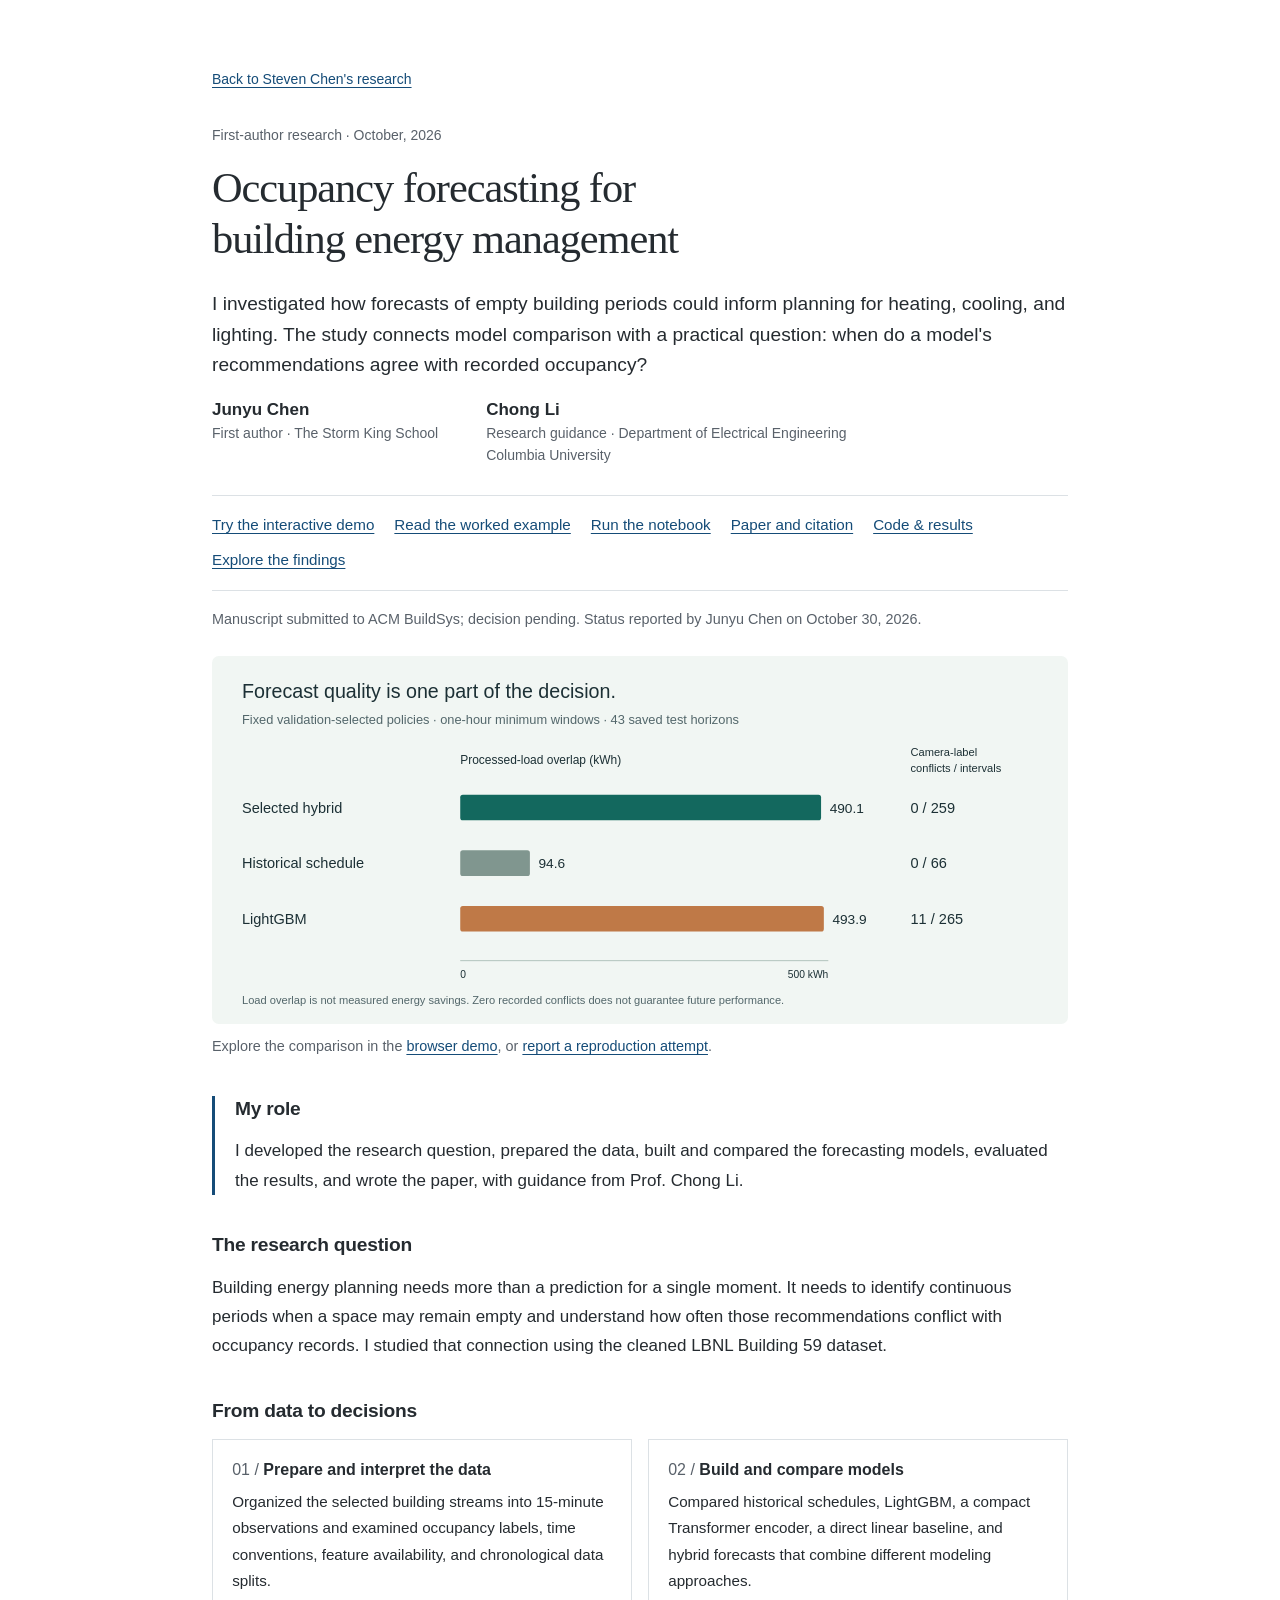
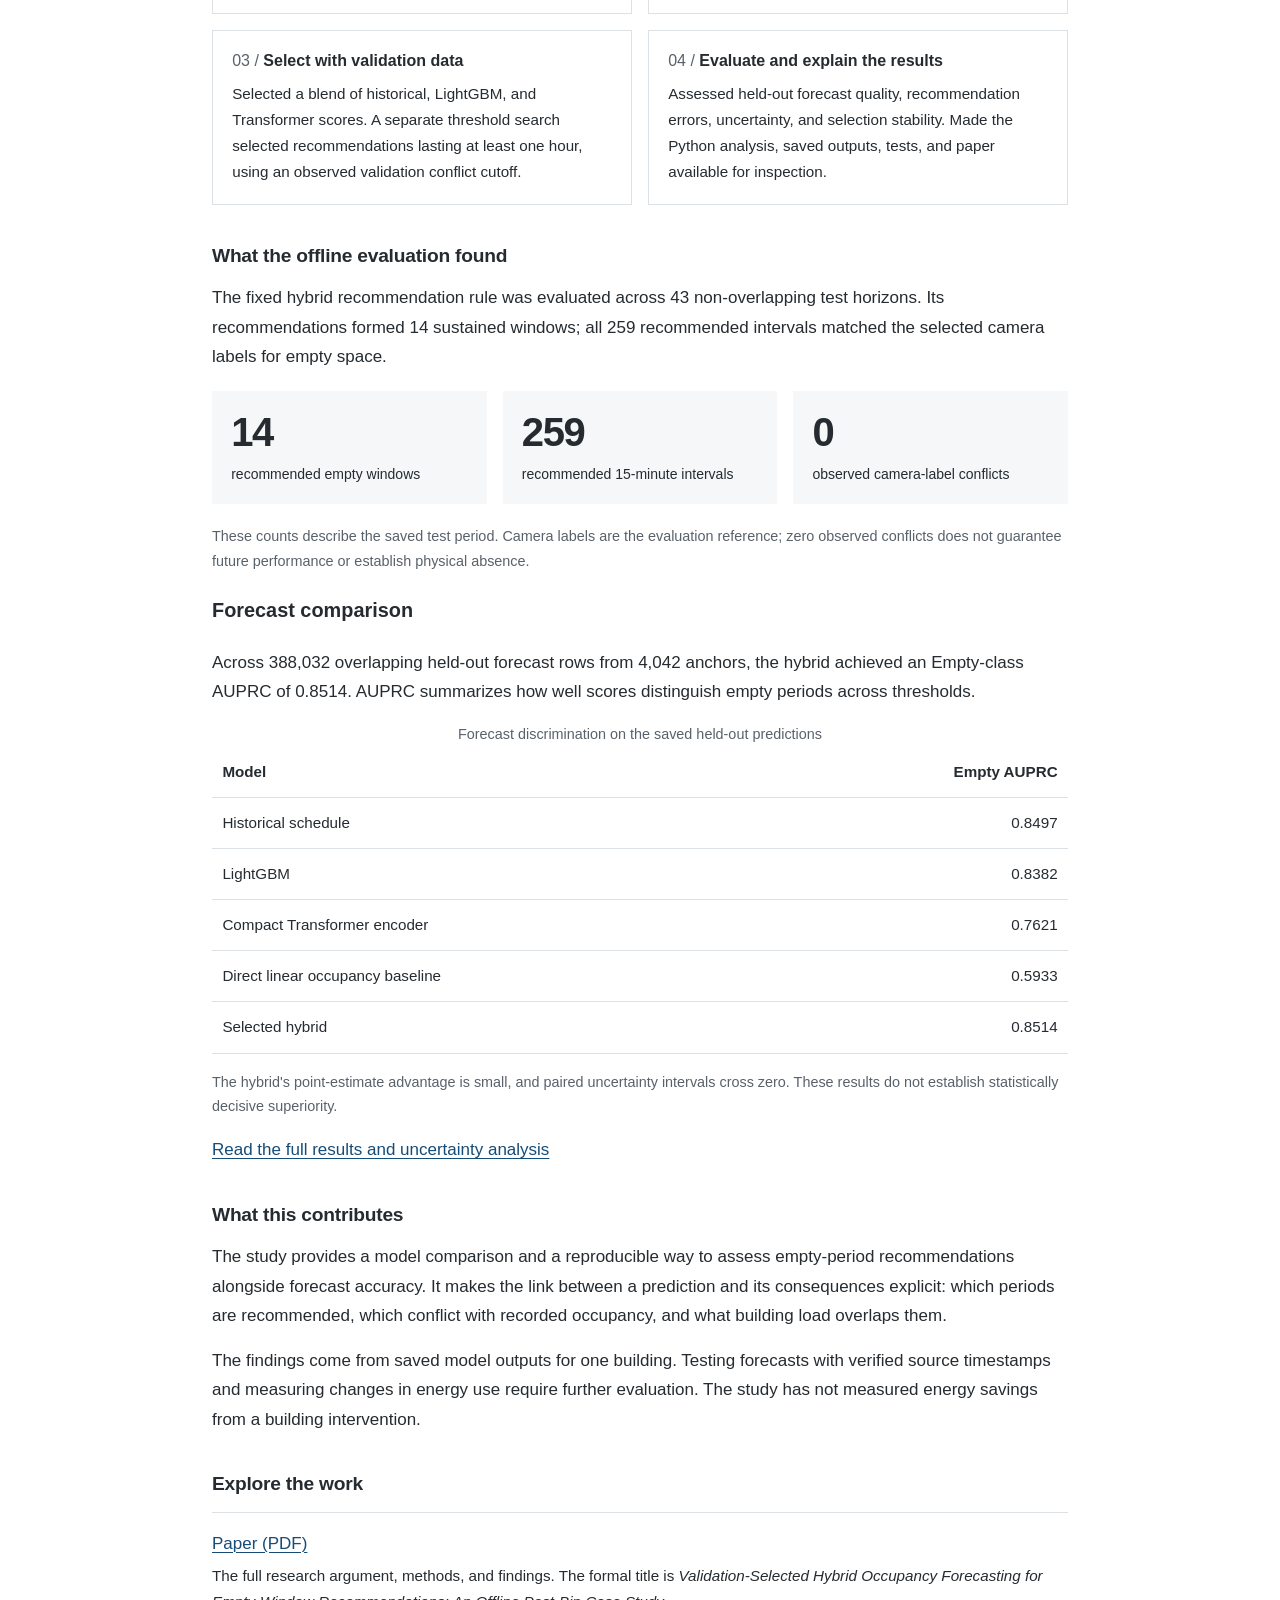
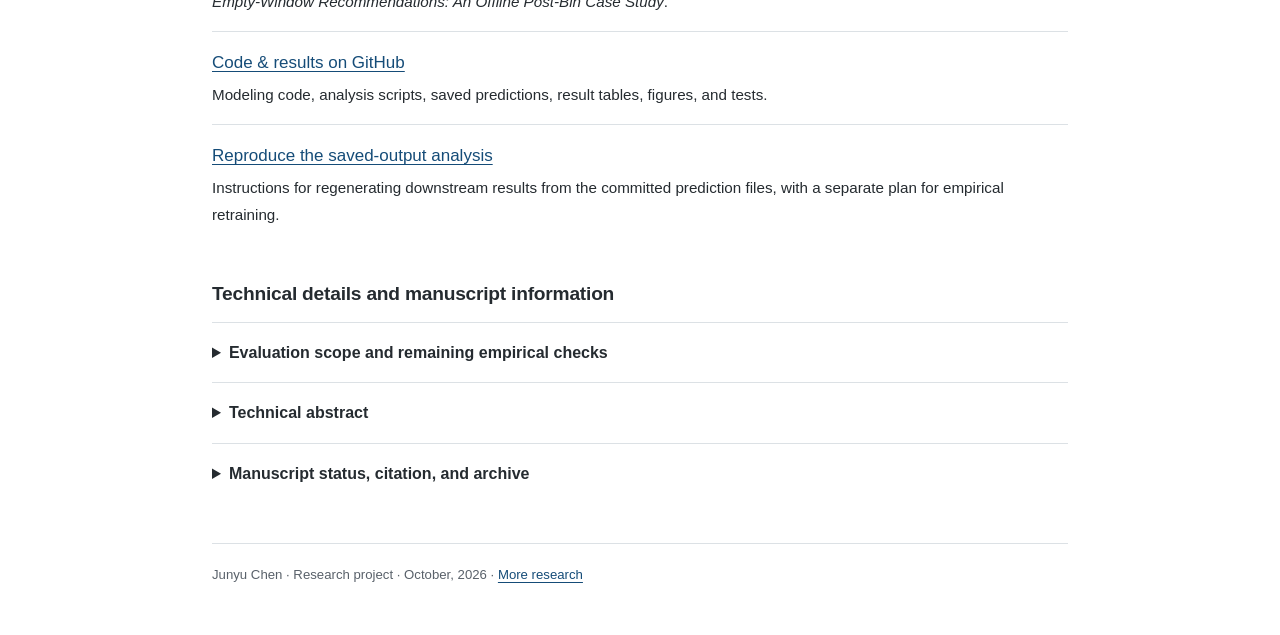
<file: docs/index.html>
<!doctype html>
<html lang="en">
<head>
  <meta charset="utf-8">
  <meta name="viewport" content="width=device-width, initial-scale=1">
  <title>Occupancy forecasting for building energy management | Junyu Chen</title>
  <meta name="description" content="Junyu Chen's first-author research on building occupancy: research design, data preparation, model comparison, evaluation, and reproducible results, with guidance from Prof. Chong Li.">
  <link rel="icon" href="./assets/favicon.svg" type="image/svg+xml">
  <link rel="canonical" href="https://stevenchenjy.github.io/decision-aware-occupancy-forecasting/">
  <meta property="og:type" content="article">
  <meta property="og:title" content="Occupancy forecasting for building energy management">
  <meta property="og:description" content="A first-author research project by Junyu Chen, with guidance from Prof. Chong Li. Explore the question, methods, findings, paper, and code.">
  <meta property="og:image" content="https://stevenchenjy.github.io/decision-aware-occupancy-forecasting/assets/social-preview.png">
  <meta property="og:image:width" content="1280">
  <meta property="og:image:height" content="640">
  <meta property="og:image:alt" content="Reported occupancy policies: processed-load overlap and recorded camera-label conflicts on 43 saved test horizons.">
  <meta name="twitter:card" content="summary_large_image">
  <meta property="og:url" content="https://stevenchenjy.github.io/decision-aware-occupancy-forecasting/">
  <meta name="theme-color" content="#ffffff">
  <style>
    :root { color-scheme: light; --ink: #252b30; --muted: #59616a; --link: #154c78; --rule: #dce1e5; }
    * { box-sizing: border-box; }
    html { font-size: 100%; scroll-behavior: smooth; }
    body { margin: 0; background: #fff; color: var(--ink); font-family: -apple-system, BlinkMacSystemFont, "Segoe UI", Arial, sans-serif; font-size: 1.0625rem; line-height: 1.72; }
    main { max-width: 57rem; margin: 0 auto; padding: 4rem 1.75rem 3rem; }
    a { color: var(--link); text-underline-offset: .19em; text-decoration-thickness: 1px; }
    a:hover { text-decoration-thickness: 2px; }
    a:focus-visible { outline: 3px solid #196ca0; outline-offset: 4px; border-radius: 2px; }
    .skip { position: absolute; top: .7rem; left: 1rem; padding: .35rem .75rem; background: #fff; transform: translateY(-200%); }
    .skip:focus { transform: translateY(0); }
    .record-status { color: var(--muted); font-size: .875rem; margin: 0 0 1rem; }
    h1 { font-family: Georgia, "Times New Roman", serif; font-size: clamp(1.9rem, 4.4vw, 2.65rem); line-height: 1.2; letter-spacing: -.025em; font-weight: 500; margin: 0 0 1.5rem; text-wrap: balance; }
    .authors { display: flex; gap: 1.5rem 3rem; flex-wrap: wrap; margin: 0 0 1.75rem; }
    .author { margin: 0; line-height: 1.55; }
    .author strong { font-weight: 600; }
    .affiliation { display: block; font-size: .875rem; color: var(--muted); }
    .resources { display: flex; gap: .55rem 1.25rem; flex-wrap: wrap; padding: 1rem 0 1.1rem; margin: 0; border-top: 1px solid var(--rule); border-bottom: 1px solid var(--rule); list-style: none; font-size: .95rem; }
    section { margin-top: 2.35rem; }
    h2 { font-size: 1.2rem; line-height: 1.4; letter-spacing: -.012em; margin: 0 0 .85rem; font-weight: 650; }
    p { margin: 0 0 1rem; }
    .abstract { text-align: left; }
    .keywords { font-size: .875rem; color: var(--muted); line-height: 1.65; margin-top: 1.25rem; }
    .scope { padding-top: 1.85rem; border-top: 1px solid var(--rule); }
    .scope ul { padding-left: 1.25rem; margin: 0; }
    .scope li { padding-left: .2rem; margin-bottom: .65rem; }
    .record-links { padding-left: 1.25rem; margin: 0; }
    .record-links li { margin-bottom: .6rem; }
    .note { color: var(--muted); font-size: .9rem; }
    footer { border-top: 1px solid var(--rule); margin-top: 2.5rem; padding-top: 1.25rem; font-size: .825rem; color: var(--muted); }
    footer p { margin: 0; }
    @media (max-width: 520px) {
      main { padding: 2rem 1.2rem 2rem; }
      body { font-size: 1rem; line-height: 1.7; }
      .authors { gap: 1rem; flex-direction: column; }
      .resources { gap: .65rem 1.05rem; }
    }
    @media (prefers-reduced-motion: reduce) { html { scroll-behavior: auto; } }
    @media print {
      main { max-width: none; padding: 0; }
      a { color: inherit; }
      .skip { display: none; }
      section, h1 { break-inside: avoid; }
      .abstract { break-inside: auto; }
    }

    .back { display:inline-block; font-size:.875rem; margin-bottom:2rem; }
    .intro { font-size:1.2rem; line-height:1.6; }
    .role { border-left:3px solid var(--link); padding-left:1.25rem; }
    .role p { margin:0; }
    .process { list-style:none; margin:0; padding:0; display:grid; grid-template-columns:1fr 1fr; gap:1rem; counter-reset:steps; }
    .process li { border:1px solid var(--rule); padding:1.2rem; counter-increment:steps; }
    .process h3 { font-size:1rem; line-height:1.4; margin:0 0 .5rem; }
    .process h3::before { content:counter(steps,decimal-leading-zero) " / "; color:var(--muted); font-weight:400; }
    .process p { font-size:.95rem; margin:0; }
    .results { display:grid; grid-template-columns:repeat(3,minmax(0,1fr)); gap:1rem; margin:1.25rem 0; }
    .result { background:#f5f7f8; padding:1.2rem; }
    .result strong { display:block; font-size:2.5rem; line-height:1.1; font-weight:600; letter-spacing:-.035em; margin-bottom:.6rem; }
    .result span { display:block; font-size:.875rem; line-height:1.5; }
    .table-wrap { overflow-x:auto; margin:1rem 0; }
    table { border-collapse:collapse; width:100%; font-size:.95rem; }
    th,td { text-align:left; padding:.75rem .65rem; border-bottom:1px solid var(--rule); }
    th { font-weight:600; }
    th:last-child,td:last-child { text-align:right; white-space:nowrap; }
    .evidence { list-style:none; padding:0; margin:0; }
    .evidence li { padding:1rem 0; border-top:1px solid var(--rule); }
    .evidence p { font-size:.95rem; margin:.3rem 0 0; }
    details { border-top:1px solid var(--rule); padding:1rem 0; }
    summary { cursor:pointer; font-size:1rem; font-weight:600; }
    summary:focus-visible { outline:3px solid #196ca0; outline-offset:4px; }
    details[open] summary { margin-bottom:1rem; }
    details p,details li { font-size:.95rem; }
    details ul { padding-left:1.25rem; }
    .paper-title { font-family:Georgia,serif; font-size:1.2rem; line-height:1.45; }
    @media(max-width:600px) {
      .intro { font-size:1.1rem; }
      .process { grid-template-columns:1fr; }
      .results { gap:.5rem; }
      .result { padding:.85rem .65rem; }
      .result strong { font-size:2rem; }
      .result span { font-size:.8rem; }
      th,td { padding:.6rem .35rem; }
    }
  </style>
</head>
<body>
  <a class="skip" href="#question">Skip to the research</a>
  <main>
    <a class="back" href="https://stevenchenjy.github.io/#research">Back to Steven Chen's research</a>
    <header>
      <p class="record-status">First-author research · <time datetime="2026-10">October, 2026</time></p>
      <h1>Occupancy forecasting for building energy management</h1>
      <p class="intro">I investigated how forecasts of empty building periods could inform planning for heating, cooling, and lighting. The study connects model comparison with a practical question: when do a model's recommendations agree with recorded occupancy?</p>
      <div class="authors" aria-label="Authors in paper order">
        <p class="author"><strong>Junyu Chen</strong><span class="affiliation">First author · The Storm King School</span></p>
        <p class="author"><strong>Chong Li</strong><span class="affiliation">Research guidance · Department of Electrical Engineering<br>Columbia University</span></p>
      </div>
      <nav aria-label="Research materials"><ul class="resources">
        <li><a href="./demo/">Try the interactive demo</a></li>
        <li><a href="./guide/">Read the worked example</a></li>
        <li><a href="https://colab.research.google.com/github/stevenchenjy/decision-aware-occupancy-forecasting/blob/main/notebooks/try_the_study.ipynb">Run the notebook</a></li>
        <li><a href="./paper.html">Paper and citation</a></li>
        <li><a href="https://github.com/stevenchenjy/decision-aware-occupancy-forecasting">Code &amp; results</a></li>
        <li><a href="#findings">Explore the findings</a></li>
      </ul></nav>
    </header>
    <p class="note" style="margin-top:1rem">Manuscript submitted to ACM BuildSys; decision pending. Status reported by Junyu Chen on October 30, 2026.</p>
    <figure style="margin:1.5rem 0"><a href="./demo/"><img src="./assets/reported-policies.svg" alt="Fixed policies on 43 test horizons. Hybrid: 490.1 kWh processed-load overlap, zero camera-label conflicts. Historical schedule: 94.6 kWh, zero conflicts. LightGBM: 493.9 kWh, 11 conflicts. These are offline observations, not energy savings." width="1000" height="430" style="width:100%;height:auto"></a><figcaption class="note">Explore the comparison in the <a href="./demo/">browser demo</a>, or <a href="https://github.com/stevenchenjy/decision-aware-occupancy-forecasting/issues/new?template=reproduction.yml">report a reproduction attempt</a>.</figcaption></figure>
    <section class="role" aria-labelledby="role-heading">
      <h2 id="role-heading">My role</h2>
      <p>I developed the research question, prepared the data, built and compared the forecasting models, evaluated the results, and wrote the paper, with guidance from Prof. Chong Li.</p>
    </section>
    <section id="question" aria-labelledby="question-heading">
      <h2 id="question-heading">The research question</h2>
      <p>Building energy planning needs more than a prediction for a single moment. It needs to identify continuous periods when a space may remain empty and understand how often those recommendations conflict with occupancy records. I studied that connection using the cleaned LBNL Building 59 dataset.</p>
    </section>
    <section id="approach" aria-labelledby="approach-heading">
      <h2 id="approach-heading">From data to decisions</h2>
      <ol class="process">
        <li><h3>Prepare and interpret the data</h3><p>Organized the selected building streams into 15-minute observations and examined occupancy labels, time conventions, feature availability, and chronological data splits.</p></li>
        <li><h3>Build and compare models</h3><p>Compared historical schedules, LightGBM, a compact Transformer encoder, a direct linear baseline, and hybrid forecasts that combine different modeling approaches.</p></li>
        <li><h3>Select with validation data</h3><p>Selected a blend of historical, LightGBM, and Transformer scores. A separate threshold search selected recommendations lasting at least one hour, using an observed validation conflict cutoff.</p></li>
        <li><h3>Evaluate and explain the results</h3><p>Assessed held-out forecast quality, recommendation errors, uncertainty, and selection stability. Made the Python analysis, saved outputs, tests, and paper available for inspection.</p></li>
      </ol>
    </section>
    <section id="findings" aria-labelledby="findings-heading">
      <h2 id="findings-heading">What the offline evaluation found</h2>
      <p>The fixed hybrid recommendation rule was evaluated across 43 non-overlapping test horizons. Its recommendations formed 14 sustained windows; all 259 recommended intervals matched the selected camera labels for empty space.</p>
      <div class="results" aria-label="Results from the fixed policy on the saved test outputs">
        <div class="result"><strong>14</strong><span>recommended empty windows</span></div>
        <div class="result"><strong>259</strong><span>recommended 15-minute intervals</span></div>
        <div class="result"><strong>0</strong><span>observed camera-label conflicts</span></div>
      </div>
      <p class="note">These counts describe the saved test period. Camera labels are the evaluation reference; zero observed conflicts does not guarantee future performance or establish physical absence.</p>
      <h3>Forecast comparison</h3>
      <p>Across 388,032 overlapping held-out forecast rows from 4,042 anchors, the hybrid achieved an Empty-class AUPRC of 0.8514. AUPRC summarizes how well scores distinguish empty periods across thresholds.</p>
      <div class="table-wrap"><table>
        <caption class="note">Forecast discrimination on the saved held-out predictions</caption>
        <thead><tr><th scope="col">Model</th><th scope="col">Empty AUPRC</th></tr></thead>
        <tbody><tr><td>Historical schedule</td><td>0.8497</td></tr><tr><td>LightGBM</td><td>0.8382</td></tr><tr><td>Compact Transformer encoder</td><td>0.7621</td></tr><tr><td>Direct linear occupancy baseline</td><td>0.5933</td></tr><tr><td>Selected hybrid</td><td>0.8514</td></tr></tbody>
      </table></div>
      <p class="note">The hybrid's point-estimate advantage is small, and paired uncertainty intervals cross zero. These results do not establish statistically decisive superiority.</p>
      <p><a href="https://github.com/stevenchenjy/decision-aware-occupancy-forecasting/blob/main/RESULTS_SUMMARY.md">Read the full results and uncertainty analysis</a></p>
    </section>
    <section aria-labelledby="interpretation-heading">
      <h2 id="interpretation-heading">What this contributes</h2>
      <p>The study provides a model comparison and a reproducible way to assess empty-period recommendations alongside forecast accuracy. It makes the link between a prediction and its consequences explicit: which periods are recommended, which conflict with recorded occupancy, and what building load overlaps them.</p>
      <p>The findings come from saved model outputs for one building. Testing forecasts with verified source timestamps and measuring changes in energy use require further evaluation. The study has not measured energy savings from a building intervention.</p>
    </section>
    <section aria-labelledby="materials-heading">
      <h2 id="materials-heading">Explore the work</h2>
      <ul class="evidence">
        <li><a href="./occupancy-forecasting-working-paper.pdf">Paper (PDF)</a><p>The full research argument, methods, and findings. The formal title is <cite>Validation-Selected Hybrid Occupancy Forecasting for Empty-Window Recommendations: An Offline Post-Bin Case Study</cite>.</p></li>
        <li><a href="https://github.com/stevenchenjy/decision-aware-occupancy-forecasting">Code &amp; results on GitHub</a><p>Modeling code, analysis scripts, saved predictions, result tables, figures, and tests.</p></li>
        <li><a href="https://github.com/stevenchenjy/decision-aware-occupancy-forecasting/blob/main/REPRODUCING.md">Reproduce the saved-output analysis</a><p>Instructions for regenerating downstream results from the committed prediction files, with a separate plan for empirical retraining.</p></li>
      </ul>
    </section>
    <section aria-labelledby="technical-heading">
      <h2 id="technical-heading">Technical details and manuscript information</h2>
      <details id="scope"><summary>Evaluation scope and remaining empirical checks</summary>
        <p>This is a single-building, offline post-bin analysis of saved outputs. A stored anchor <i>t</i> covers the completed input bin [<i>t</i>, <i>t</i> + 15 min), so the effective availability boundary is <i>t</i> + 15 min. Original source timestamps and upstream imputation lineage remain unresolved.</p>
        <ul>
          <li>The forecast comparison uses 388,032 overlapping rows. Recommendation accounting uses 43 non-overlapping horizons. These are distinct evaluation units.</li>
          <li>The stored outputs are uncalibrated Empty-class scores. The 10% empirical validation conflict cutoff is a selection rule, not a future-risk guarantee.</li>
          <li>The 490.1 kWh figure in the paper is processed HVAC-plus-lighting load overlapping camera-label-empty recommendations, not measured savings or controllable capacity.</li>
          <li>Deep-model construction preceded seed reset in the saved runs. Empirical retraining must correct initialization, verify source timing, lock the environment, and evaluate on a later untouched period or an independent building.</li>
          <li>The legacy model identifiers "Original Transformer" and "DLinear" refer here to a compact Transformer encoder and a direct linear occupancy baseline, respectively.</li>
        </ul>
        <p><a href="https://github.com/stevenchenjy/decision-aware-occupancy-forecasting/blob/main/CLAIMS_AND_LIMITATIONS.md">Full claim boundaries</a> · <a href="https://github.com/stevenchenjy/decision-aware-occupancy-forecasting/blob/main/paper/audits/rerun_manifest.md">Empirical evaluation plan</a></p>
      </details>
      <details id="abstract"><summary>Technical abstract</summary><p class="abstract">Building operations need occupancy forecasts that arrive in time, last long enough, and rarely conflict with later occupancy observations. We study this problem in a single-building, 15-min, offline <em>post-bin</em> case study. The primary <em>hybrid</em> is a weighted average of Empty-class scores from a historical schedule, LightGBM, and a compact Transformer, combining recurring, nonlinear, and sequential patterns. Validation area under the precision–recall curve (AUPRC) selects the weights. AUPRC summarizes Empty-class precision and recall across score thresholds; higher values indicate better discrimination when class frequencies are unequal. A separate validation search selects the operating threshold that maximizes a load-opportunity proxy under a 10% conflict-rate limit and a one-hour minimum window. Conflict rate is the share of recommended intervals later labelled occupied. The opportunity proxy sums processed HVAC-plus-lighting load in recommendations later labelled Empty and represents load available for further operational investigation. A stored anchor <i>t</i> covers the completed input bin [<i>t</i>, <i>t</i> + 15 min), making the forecast available at <i>t</i> + 15 min. Across 388,032 overlapping held-out forecast rows, hybrid AUPRC is 0.8514, compared with 0.8497 for the historical baseline and 0.8382 for LightGBM. Across 43 non-overlapping policy horizons, the fixed hybrid policy recommends 259 intervals; all are subsequently camera-label-empty, form 14 label-safe windows, and coincide with 490.1 kWh of processed load proxy. LightGBM finds a similar opportunity (493.9 kWh) with 11 conflicts, whereas the conflict-free historical policy finds 94.6 kWh. The hybrid therefore preserves strong forecast discrimination while improving the observed opportunity–conflict trade-off. A prospective rerun with verified source timestamps is the next step toward operational evaluation.</p></details>
      <details id="manuscript-details"><summary>Manuscript status, citation, and archive</summary>
        <p class="paper-title">Validation-Selected Hybrid Occupancy Forecasting for Empty-Window Recommendations: An Offline Post-Bin Case Study</p>
        <p>Junyu Chen and Chong Li, 2026. Unpublished author manuscript, submitted to ACM BuildSys with a decision pending (author-reported October 30, 2026). The supplied PDF is preserved unchanged; its final declaration and persistent-archive fields remain to be completed. The research roles described on this page were confirmed by Junyu Chen.</p>
        <p><a href="./citation.bib" download>Download citation (BibTeX)</a> · <a href="https://github.com/stevenchenjy/decision-aware-occupancy-forecasting/blob/main/paper/research-record/README.md">Manuscript provenance</a> · <a href="https://github.com/stevenchenjy/decision-aware-occupancy-forecasting/releases/tag/research-record-v1">Archived research snapshot</a></p>
        <p><a href="https://github.com/stevenchenjy/decision-aware-occupancy-forecasting/blob/main/results/canonical_model_comparison.csv">Forecast metrics (CSV)</a> · <a href="https://github.com/stevenchenjy/decision-aware-occupancy-forecasting/blob/main/results/canonical_policy_10pct.csv">Recommendation results (CSV)</a> · <a href="https://github.com/stevenchenjy/decision-aware-occupancy-forecasting/blob/main/reports/final_self_audit_2026-08-01.md">Repository audit</a></p>
      </details>
    </section>
    <footer><p>Junyu Chen · Research project · October, 2026 · <a href="https://stevenchenjy.github.io/#research">More research</a></p></footer>
  </main>
</body>
</html>
</file>
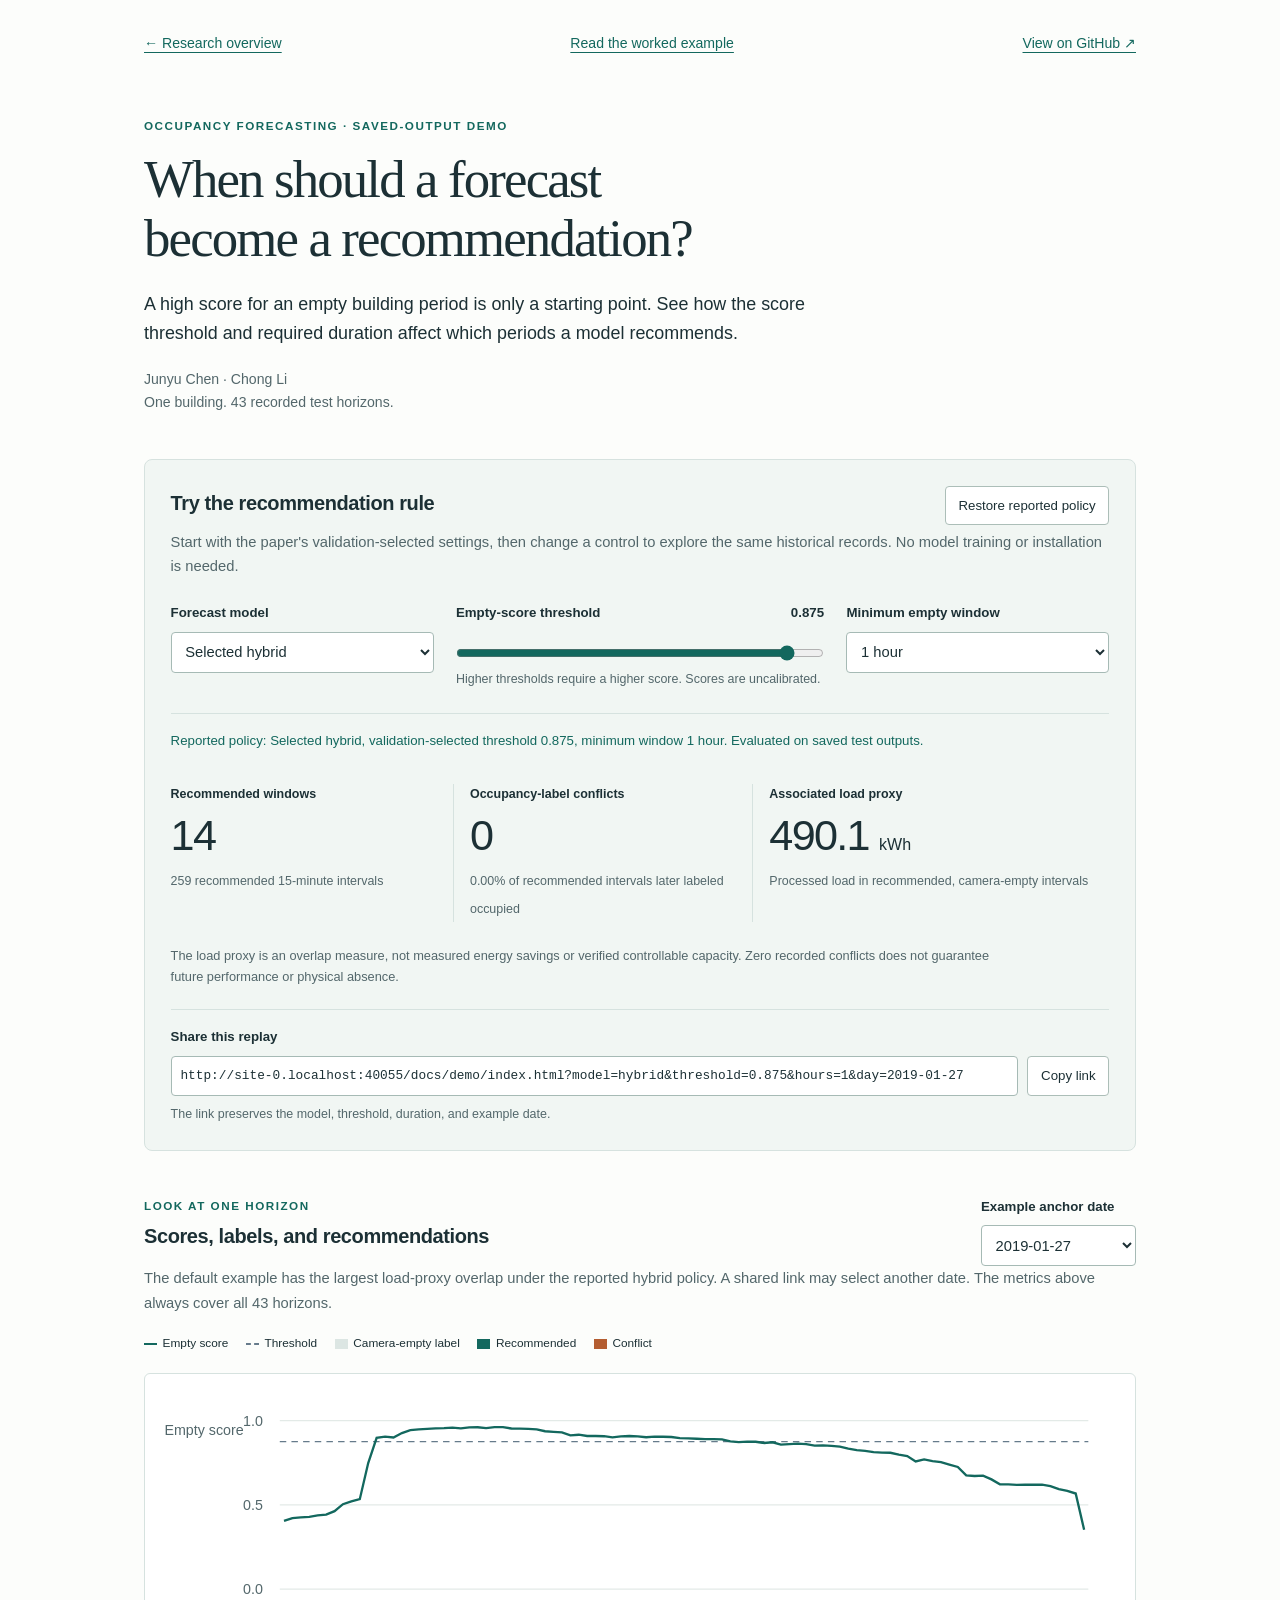
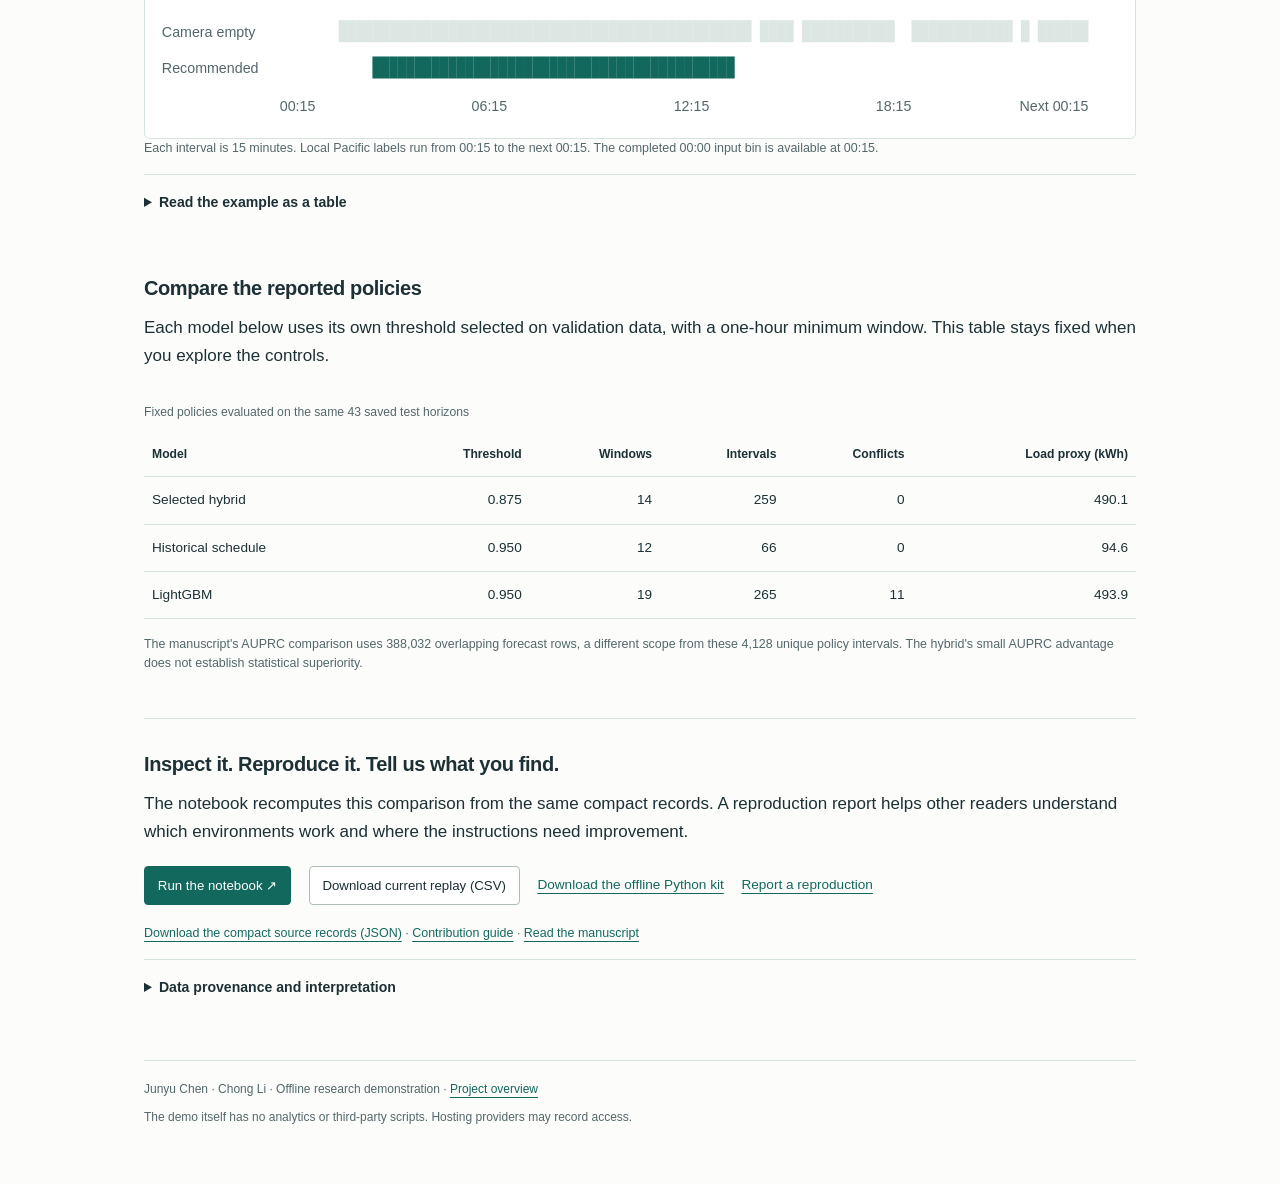
<file: docs/demo/index.html>
<!doctype html>
<html lang="en">
<head>
  <meta charset="utf-8">
  <meta name="viewport" content="width=device-width, initial-scale=1">
  <title>Try the occupancy study | Junyu Chen and Chong Li</title>
  <meta name="description" content="Explore how occupancy scores, duration, and recorded conflicts change empty-window recommendations. A browser replay of one building's saved outputs.">
  <link rel="canonical" href="https://stevenchenjy.github.io/decision-aware-occupancy-forecasting/demo/">
  <meta property="og:title" content="When should an occupancy forecast become a recommendation?">
  <meta property="og:description" content="Try the saved-output research demo. Compare sustained windows, recorded occupancy conflicts, and associated building load.">
  <meta property="og:image" content="https://stevenchenjy.github.io/decision-aware-occupancy-forecasting/assets/social-preview.png">
  <meta property="og:image:width" content="1280">
  <meta property="og:image:height" content="640">
  <meta name="twitter:card" content="summary_large_image">
  <link rel="icon" href="../assets/favicon.svg" type="image/svg+xml">
  <link rel="stylesheet" href="style.css">
  <script src="policy.js" defer></script>
  <script src="state.js" defer></script>
  <script src="app.js" defer></script>
</head>
<body>
  <a class="skip" href="#controls">Skip to the controls</a>
  <main>
    <nav class="top" aria-label="Research navigation"><a href="../">← Research overview</a><a href="../guide/">Read the worked example</a><a href="https://github.com/stevenchenjy/decision-aware-occupancy-forecasting">View on GitHub ↗</a></nav>
    <header>
      <p class="eyebrow">OCCUPANCY FORECASTING · SAVED-OUTPUT DEMO</p>
      <h1>When should a forecast<br class="desktop-break"> become a recommendation?</h1>
      <p class="intro">A high score for an empty building period is only a starting point. See how the score threshold and required duration affect which periods a model recommends.</p>
      <p class="byline">Junyu Chen · Chong Li <span>One building. 43 recorded test horizons.</span></p>
    </header>
    <section aria-labelledby="policy-heading" class="experiment">
      <div class="section-top"><h2 id="policy-heading">Try the recommendation rule</h2><button id="reset" type="button" disabled>Restore reported policy</button></div>
      <p class="help">Start with the paper's validation-selected settings, then change a control to explore the same historical records. No model training or installation is needed.</p>
      <fieldset id="controls" disabled>
        <legend class="sr-only">Recommendation settings</legend>
        <div class="control"><label for="model">Forecast model</label><select id="model"><option value="hybrid">Selected hybrid</option><option value="historical">Historical schedule</option><option value="lightgbm">LightGBM</option></select></div>
        <div class="control threshold"><label for="threshold">Empty-score threshold <output id="threshold-value" for="threshold">0.875</output></label><input type="range" id="threshold" min="0.050" max="0.950" step="0.025" value="0.875" aria-describedby="threshold-help"><span id="threshold-help" class="hint">Higher thresholds require a higher score. Scores are uncalibrated.</span></div>
        <div class="control"><label for="duration">Minimum empty window</label><select id="duration"><option value="4">1 hour</option><option value="8">2 hours</option><option value="16">4 hours</option></select></div>
      </fieldset>
      <p id="policy-status" class="policy-status" role="status">Loading the saved records…</p>
      <div id="load-error" class="error" hidden><p>The demo data could not be loaded. Check your connection and try again, or use the notebook below.</p><button id="retry" type="button">Try loading again</button></div>
      <div id="metrics" class="metrics" aria-label="Aggregate outcomes across all 43 test horizons" aria-live="polite" aria-atomic="true">
        <div class="metric"><span class="metric-label">Recommended windows</span><strong id="windows">…</strong><span id="intervals" class="hint">Continuous periods of at least 1 hour</span></div>
        <div class="metric"><span class="metric-label">Occupancy-label conflicts</span><strong id="conflicts">…</strong><span id="conflict-rate" class="hint">Recommendations later labeled occupied</span></div>
        <div class="metric"><span class="metric-label">Associated load proxy</span><strong><span id="opportunity">…</span> <small>kWh</small></strong><span class="hint">Processed load in recommended, camera-empty intervals</span></div>
      </div>
      <p class="scope-note">The load proxy is an overlap measure, not measured energy savings or verified controllable capacity. Zero recorded conflicts does not guarantee future performance or physical absence.</p>
      <div class="share"><label for="share-link">Share this replay</label><div class="share-controls"><input id="share-link" type="url" readonly aria-describedby="share-status"><button id="copy-link" type="button" disabled>Copy link</button></div><p id="share-status" class="hint" role="status">Loading the replay address…</p></div>
    </section>
    <section aria-labelledby="day-heading">
      <div class="section-top day-heading"><div><p class="eyebrow">LOOK AT ONE HORIZON</p><h2 id="day-heading">Scores, labels, and recommendations</h2></div><div class="day-picker"><label for="day">Example anchor date</label><select id="day" disabled aria-describedby="example-note"><option>Loading…</option></select></div></div>
      <p id="example-note" class="help">The default example has the largest load-proxy overlap under the reported hybrid policy. A shared link may select another date. The metrics above always cover all 43 horizons.</p>
      <div class="legend" aria-label="Plot legend"><span><i class="line"></i>Empty score</span><span><i class="dash"></i>Threshold</span><span><i class="empty"></i>Camera-empty label</span><span><i class="recommend"></i>Recommended</span><span><i class="conflict"></i>Conflict</span></div>
      <div id="timeline" class="timeline"><p>Loading the example…</p></div>
      <p class="hint">Each interval is 15 minutes. Local Pacific labels run from 00:15 to the next 00:15. The completed 00:00 input bin is available at 00:15.</p>
      <details><summary>Read the example as a table</summary><div class="table-scroll"><table><caption>Recorded labels and the current recommendation rule for the selected horizon</caption><thead><tr><th scope="col">Interval start</th><th scope="col">Empty score</th><th scope="col">Camera label</th><th scope="col">Recommendation</th><th scope="col">Load proxy (kWh)</th></tr></thead><tbody id="day-table"></tbody></table></div></details>
    </section>
    <section aria-labelledby="comparison-heading">
      <h2 id="comparison-heading">Compare the reported policies</h2>
      <p>Each model below uses its own threshold selected on validation data, with a one-hour minimum window. This table stays fixed when you explore the controls.</p>
      <div class="table-scroll"><table id="comparison"><caption>Fixed policies evaluated on the same 43 saved test horizons</caption><thead><tr><th scope="col">Model</th><th scope="col">Threshold</th><th scope="col">Windows</th><th scope="col">Intervals</th><th scope="col">Conflicts</th><th scope="col">Load proxy (kWh)</th></tr></thead><tbody><tr><th scope="row">Selected hybrid</th><td>0.875</td><td>14</td><td>259</td><td>0</td><td>490.1</td></tr><tr><th scope="row">Historical schedule</th><td>0.950</td><td>12</td><td>66</td><td>0</td><td>94.6</td></tr><tr><th scope="row">LightGBM</th><td>0.950</td><td>19</td><td>265</td><td>11</td><td>493.9</td></tr></tbody></table></div>
      <p class="hint">The manuscript's AUPRC comparison uses 388,032 overlapping forecast rows, a different scope from these 4,128 unique policy intervals. The hybrid's small AUPRC advantage does not establish statistical superiority.</p>
    </section>
    <section class="next" aria-labelledby="next-heading">
      <h2 id="next-heading">Inspect it. Reproduce it. Tell us what you find.</h2>
      <p>The notebook recomputes this comparison from the same compact records. A reproduction report helps other readers understand which environments work and where the instructions need improvement.</p>
      <div class="actions"><a class="button" href="https://colab.research.google.com/github/stevenchenjy/decision-aware-occupancy-forecasting/blob/main/notebooks/try_the_study.ipynb">Run the notebook ↗</a><button id="download" type="button" disabled>Download current replay (CSV)</button><a href="https://github.com/stevenchenjy/decision-aware-occupancy-forecasting/releases/tag/replay-kit-v1">Download the offline Python kit</a><a href="https://github.com/stevenchenjy/decision-aware-occupancy-forecasting/issues/new?template=reproduction.yml">Report a reproduction</a></div>
      <p class="hint"><a href="../demo/data.json" download>Download the compact source records (JSON)</a> · <a href="https://github.com/stevenchenjy/decision-aware-occupancy-forecasting/blob/main/CONTRIBUTING.md">Contribution guide</a> · <a href="../occupancy-forecasting-working-paper.pdf">Read the manuscript</a></p>
    </section>
    <details><summary>Data provenance and interpretation</summary><p>The demo uses the cleaned LBNL Building 59 release and the repository's saved test predictions. Its hybrid uses the fixed weights 0.15 historical schedule, 0.60 LightGBM, and 0.25 compact Transformer. It does not select new weights or fit a controller. The reported thresholds met a 10% empirical validation conflict cutoff, which is not a guarantee about future risk.</p><p>Moving the controls explores an already inspected test period. It cannot establish a better held-out policy or new confirmed results. Source timestamp provenance, upstream imputation, corrected deep-model initialization, and evaluation on fresh data remain necessary for a prospective study.</p><p><a href="https://github.com/stevenchenjy/decision-aware-occupancy-forecasting/blob/main/DATA.md">Dataset provenance</a> · <a href="https://github.com/stevenchenjy/decision-aware-occupancy-forecasting/blob/main/CLAIMS_AND_LIMITATIONS.md">Full limitations</a></p><ul id="provenance"></ul></details>
    <noscript><p>The interactive controls require JavaScript. The reported comparison table above is available without it. You can also <a href="https://github.com/stevenchenjy/decision-aware-occupancy-forecasting/blob/main/notebooks/try_the_study.ipynb">download the notebook</a>.</p></noscript>
    <footer><p>Junyu Chen · Chong Li · Offline research demonstration · <a href="../">Project overview</a></p><p>The demo itself has no analytics or third-party scripts. Hosting providers may record access.</p></footer>
  </main>
</body>
</html>
</file>
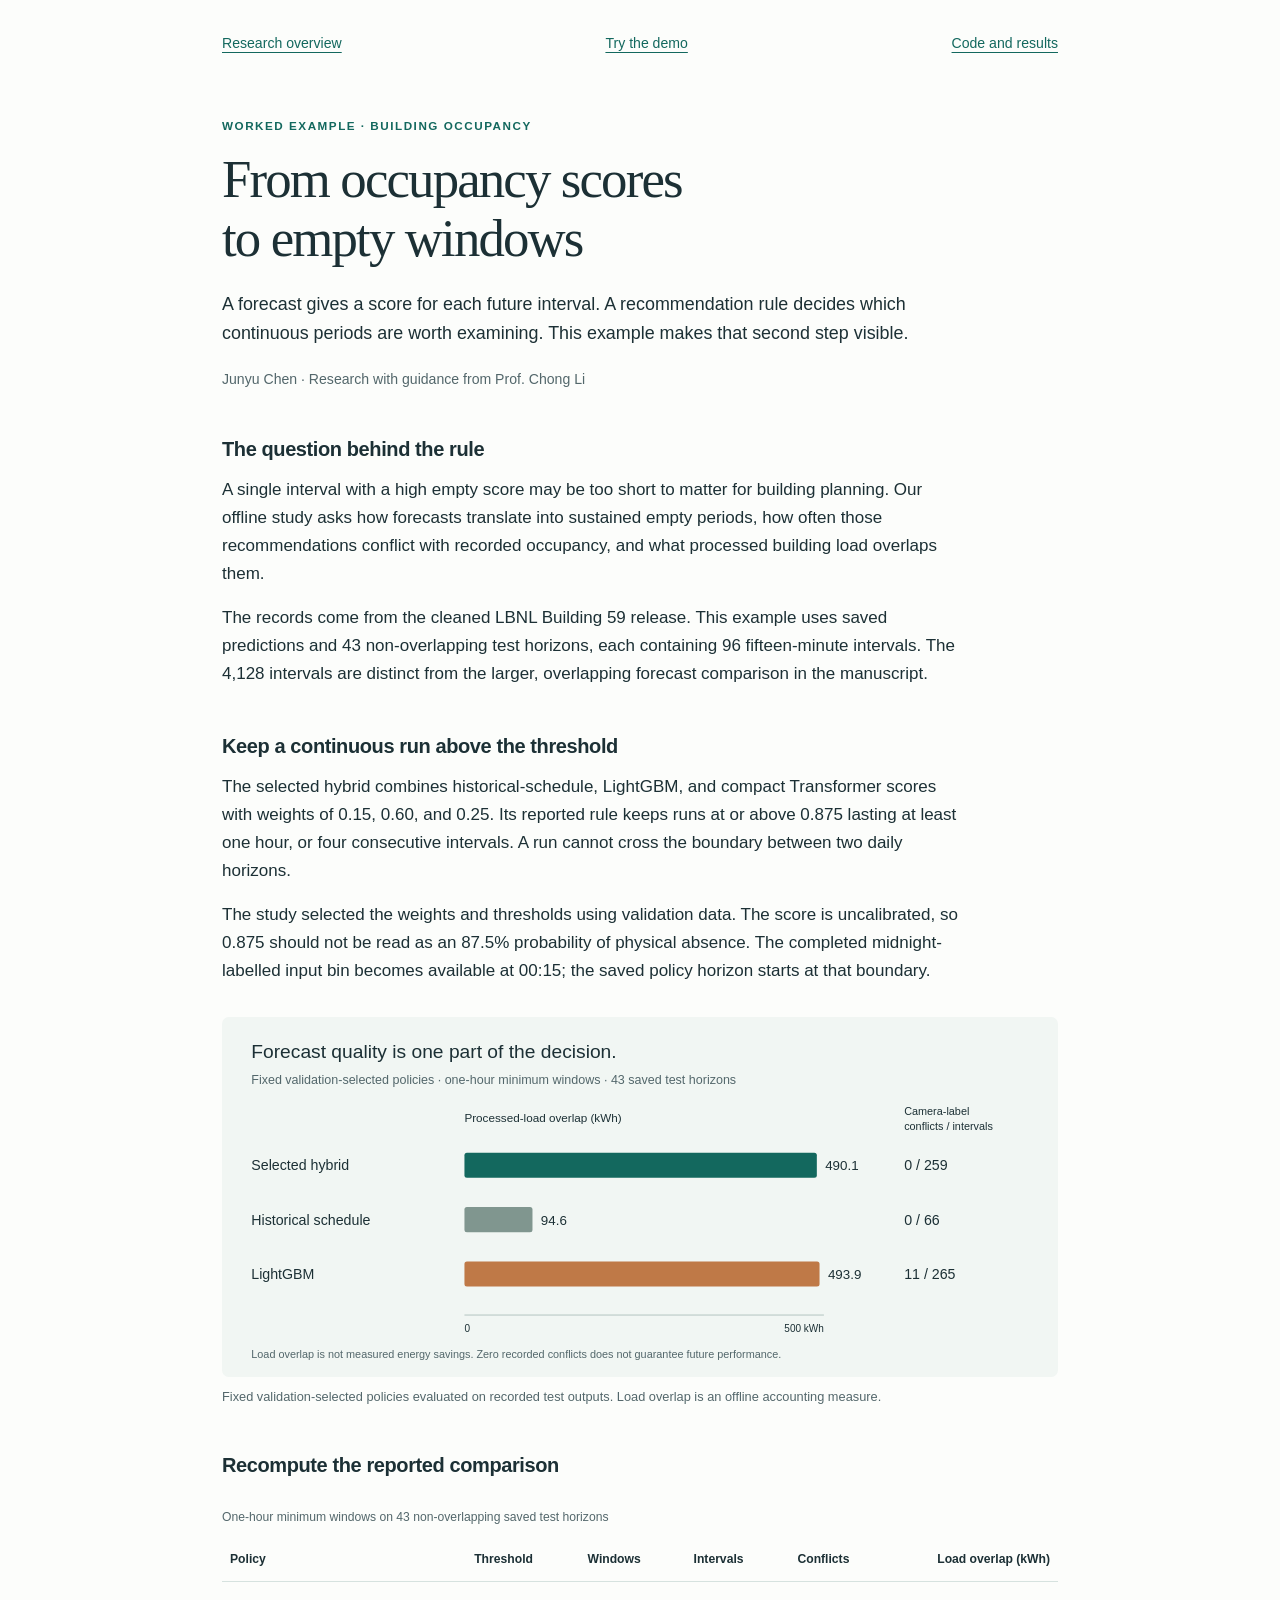
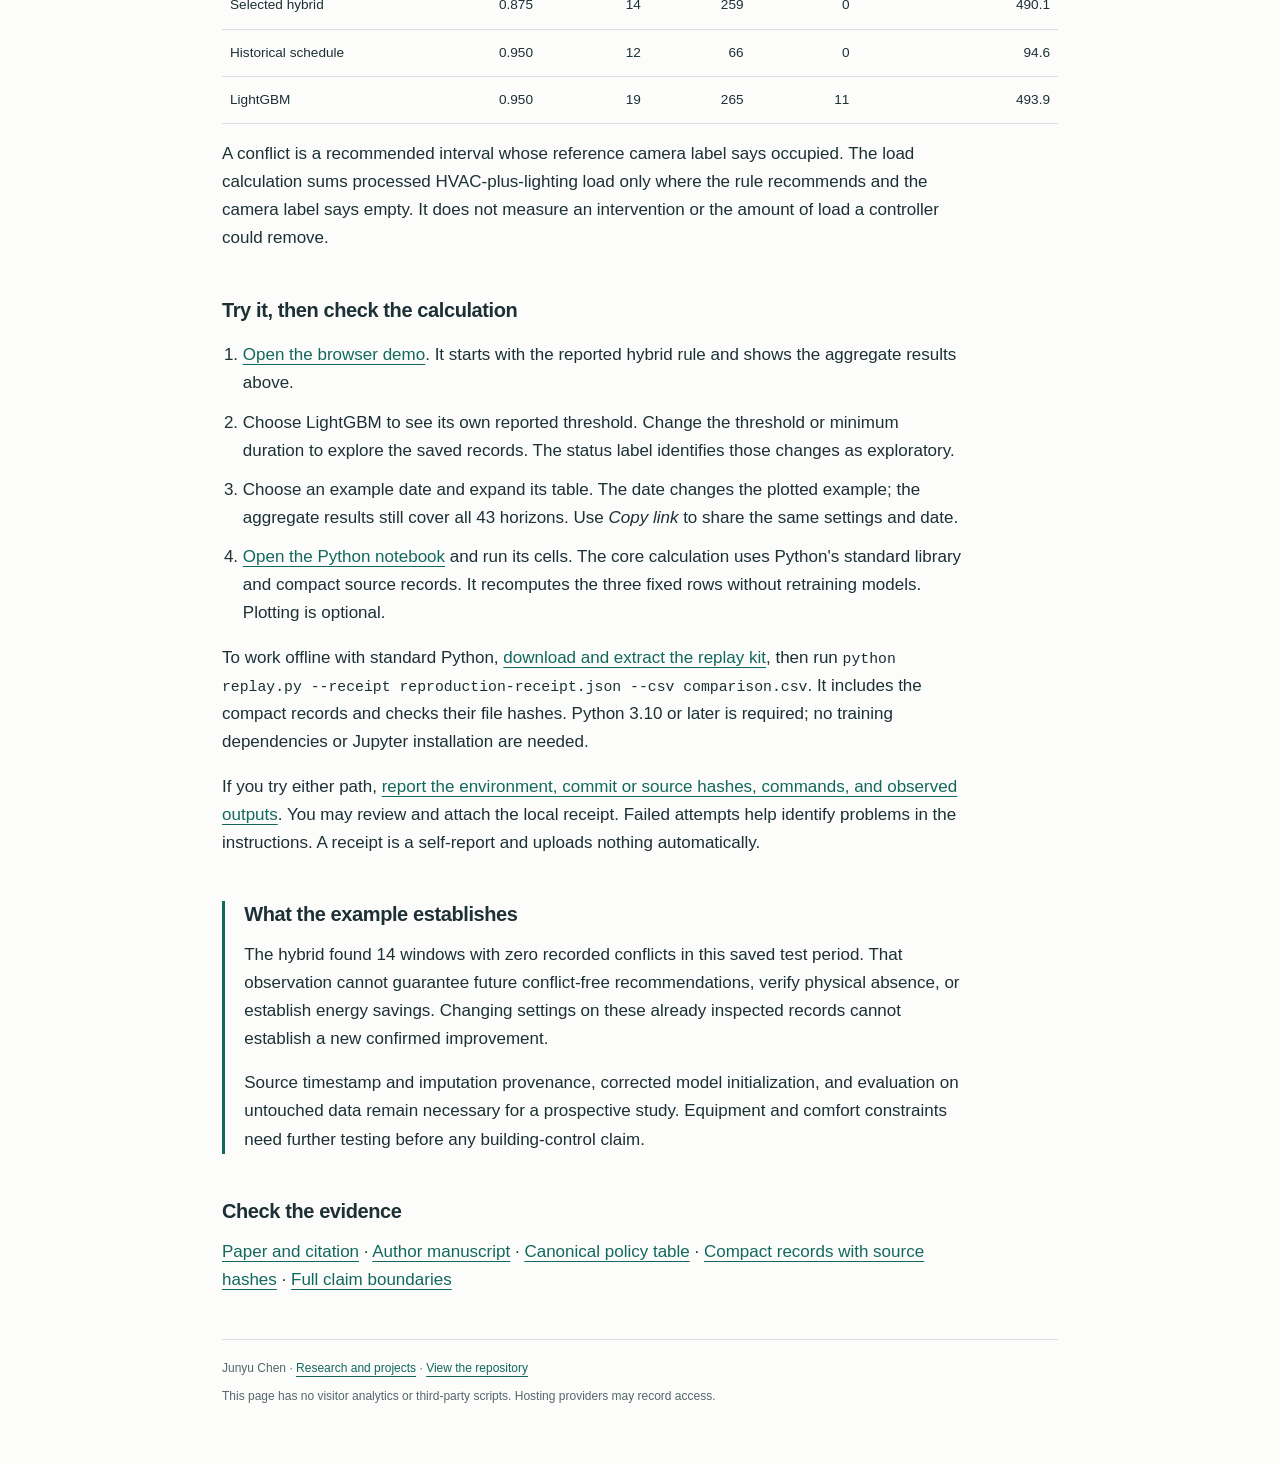
<file: docs/guide/index.html>
<!doctype html>
<html lang="en">
<head>
  <meta charset="utf-8">
  <meta name="viewport" content="width=device-width, initial-scale=1">
  <title>From occupancy scores to empty windows: a worked example | Junyu Chen</title>
  <meta name="description" content="Reproduce a saved-output building-occupancy comparison, understand the threshold and duration rule, and test its limits in a browser or Python notebook.">
  <link rel="canonical" href="https://stevenchenjy.github.io/decision-aware-occupancy-forecasting/guide/">
  <link rel="icon" href="../assets/favicon.svg" type="image/svg+xml">
  <link rel="stylesheet" href="../demo/style.css">
  <meta property="og:type" content="article">
  <meta property="og:title" content="From occupancy scores to empty windows: a worked example">
  <meta property="og:description" content="Try the recommendation rule, compare three fixed policies, and reproduce the recorded results.">
  <meta property="og:url" content="https://stevenchenjy.github.io/decision-aware-occupancy-forecasting/guide/">
  <meta property="og:image" content="https://stevenchenjy.github.io/decision-aware-occupancy-forecasting/assets/social-preview.png">
  <meta name="twitter:card" content="summary_large_image">
  <style>
    main { max-width:900px; }
    .article-copy { max-width:740px; }
    figure { margin:2rem 0; }
    figure img { width:100%; height:auto; }
    figcaption { font-size:.8rem; color:var(--muted); }
    code { font-size:.87em; overflow-wrap:anywhere; }
    ol { padding-left:1.3rem; }
    li { margin-bottom:.7rem; }
    .callout { border-left:3px solid var(--teal); padding-left:1.2rem; }
  </style>
</head>
<body>
  <a class="skip" href="#example">Skip to the worked example</a>
  <main>
    <nav class="top" aria-label="Research navigation"><a href="../">Research overview</a><a href="../demo/">Try the demo</a><a href="https://github.com/stevenchenjy/decision-aware-occupancy-forecasting">Code and results</a></nav>
    <header>
      <p class="eyebrow">WORKED EXAMPLE · BUILDING OCCUPANCY</p>
      <h1>From occupancy scores<br>to empty windows</h1>
      <p class="intro">A forecast gives a score for each future interval. A recommendation rule decides which continuous periods are worth examining. This example makes that second step visible.</p>
      <p class="byline">Junyu Chen · Research with guidance from Prof. Chong Li</p>
    </header>
    <article id="example">
      <section class="article-copy" aria-labelledby="question-heading">
        <h2 id="question-heading">The question behind the rule</h2>
        <p>A single interval with a high empty score may be too short to matter for building planning. Our offline study asks how forecasts translate into sustained empty periods, how often those recommendations conflict with recorded occupancy, and what processed building load overlaps them.</p>
        <p>The records come from the cleaned LBNL Building 59 release. This example uses saved predictions and 43 non-overlapping test horizons, each containing 96 fifteen-minute intervals. The 4,128 intervals are distinct from the larger, overlapping forecast comparison in the manuscript.</p>
      </section>
      <section class="article-copy" aria-labelledby="rule-heading">
        <h2 id="rule-heading">Keep a continuous run above the threshold</h2>
        <p>The selected hybrid combines historical-schedule, LightGBM, and compact Transformer scores with weights of 0.15, 0.60, and 0.25. Its reported rule keeps runs at or above 0.875 lasting at least one hour, or four consecutive intervals. A run cannot cross the boundary between two daily horizons.</p>
        <p>The study selected the weights and thresholds using validation data. The score is uncalibrated, so 0.875 should not be read as an 87.5% probability of physical absence. The completed midnight-labelled input bin becomes available at 00:15; the saved policy horizon starts at that boundary.</p>
      </section>
      <figure>
        <img src="../assets/reported-policies.svg" width="1000" height="430" alt="Reported hybrid: 490.1 kWh processed-load overlap and zero camera-label conflicts. Historical schedule: 94.6 kWh and zero conflicts. LightGBM: 493.9 kWh and 11 conflicts. All use the same 43 saved horizons.">
        <figcaption>Fixed validation-selected policies evaluated on recorded test outputs. Load overlap is an offline accounting measure.</figcaption>
      </figure>
      <section aria-labelledby="results-heading">
        <h2 id="results-heading">Recompute the reported comparison</h2>
        <div class="table-scroll"><table>
          <caption>One-hour minimum windows on 43 non-overlapping saved test horizons</caption>
          <thead><tr><th scope="col">Policy</th><th scope="col">Threshold</th><th scope="col">Windows</th><th scope="col">Intervals</th><th scope="col">Conflicts</th><th scope="col">Load overlap (kWh)</th></tr></thead>
          <tbody>
            <tr><th scope="row">Selected hybrid</th><td>0.875</td><td>14</td><td>259</td><td>0</td><td>490.1</td></tr>
            <tr><th scope="row">Historical schedule</th><td>0.950</td><td>12</td><td>66</td><td>0</td><td>94.6</td></tr>
            <tr><th scope="row">LightGBM</th><td>0.950</td><td>19</td><td>265</td><td>11</td><td>493.9</td></tr>
          </tbody>
        </table></div>
        <p class="article-copy">A conflict is a recommended interval whose reference camera label says occupied. The load calculation sums processed HVAC-plus-lighting load only where the rule recommends and the camera label says empty. It does not measure an intervention or the amount of load a controller could remove.</p>
      </section>
      <section class="article-copy" aria-labelledby="try-heading">
        <h2 id="try-heading">Try it, then check the calculation</h2>
        <ol>
          <li><a href="../demo/">Open the browser demo</a>. It starts with the reported hybrid rule and shows the aggregate results above.</li>
          <li>Choose LightGBM to see its own reported threshold. Change the threshold or minimum duration to explore the saved records. The status label identifies those changes as exploratory.</li>
          <li>Choose an example date and expand its table. The date changes the plotted example; the aggregate results still cover all 43 horizons. Use <em>Copy link</em> to share the same settings and date.</li>
          <li><a href="https://colab.research.google.com/github/stevenchenjy/decision-aware-occupancy-forecasting/blob/main/notebooks/try_the_study.ipynb">Open the Python notebook</a> and run its cells. The core calculation uses Python's standard library and compact source records. It recomputes the three fixed rows without retraining models. Plotting is optional.</li>
        </ol>
        <p>To work offline with standard Python, <a href="https://github.com/stevenchenjy/decision-aware-occupancy-forecasting/releases/tag/replay-kit-v1">download and extract the replay kit</a>, then run <code>python replay.py --receipt reproduction-receipt.json --csv comparison.csv</code>. It includes the compact records and checks their file hashes. Python 3.10 or later is required; no training dependencies or Jupyter installation are needed.</p>
        <p>If you try either path, <a href="https://github.com/stevenchenjy/decision-aware-occupancy-forecasting/issues/new?template=reproduction.yml">report the environment, commit or source hashes, commands, and observed outputs</a>. You may review and attach the local receipt. Failed attempts help identify problems in the instructions. A receipt is a self-report and uploads nothing automatically.</p>
      </section>
      <section class="article-copy callout" aria-labelledby="limits-heading">
        <h2 id="limits-heading">What the example establishes</h2>
        <p>The hybrid found 14 windows with zero recorded conflicts in this saved test period. That observation cannot guarantee future conflict-free recommendations, verify physical absence, or establish energy savings. Changing settings on these already inspected records cannot establish a new confirmed improvement.</p>
        <p>Source timestamp and imputation provenance, corrected model initialization, and evaluation on untouched data remain necessary for a prospective study. Equipment and comfort constraints need further testing before any building-control claim.</p>
      </section>
      <section class="article-copy" aria-labelledby="sources-heading">
        <h2 id="sources-heading">Check the evidence</h2>
        <p><a href="../paper.html">Paper and citation</a> · <a href="../occupancy-forecasting-working-paper.pdf">Author manuscript</a> · <a href="https://github.com/stevenchenjy/decision-aware-occupancy-forecasting/blob/main/results/canonical_policy_10pct.csv">Canonical policy table</a> · <a href="../demo/data.json">Compact records with source hashes</a> · <a href="https://github.com/stevenchenjy/decision-aware-occupancy-forecasting/blob/main/CLAIMS_AND_LIMITATIONS.md">Full claim boundaries</a></p>
      </section>
    </article>
    <footer><p>Junyu Chen · <a href="https://stevenchenjy.github.io/">Research and projects</a> · <a href="https://github.com/stevenchenjy/decision-aware-occupancy-forecasting">View the repository</a></p><p>This page has no visitor analytics or third-party scripts. Hosting providers may record access.</p></footer>
  </main>
</body>
</html>
</file>
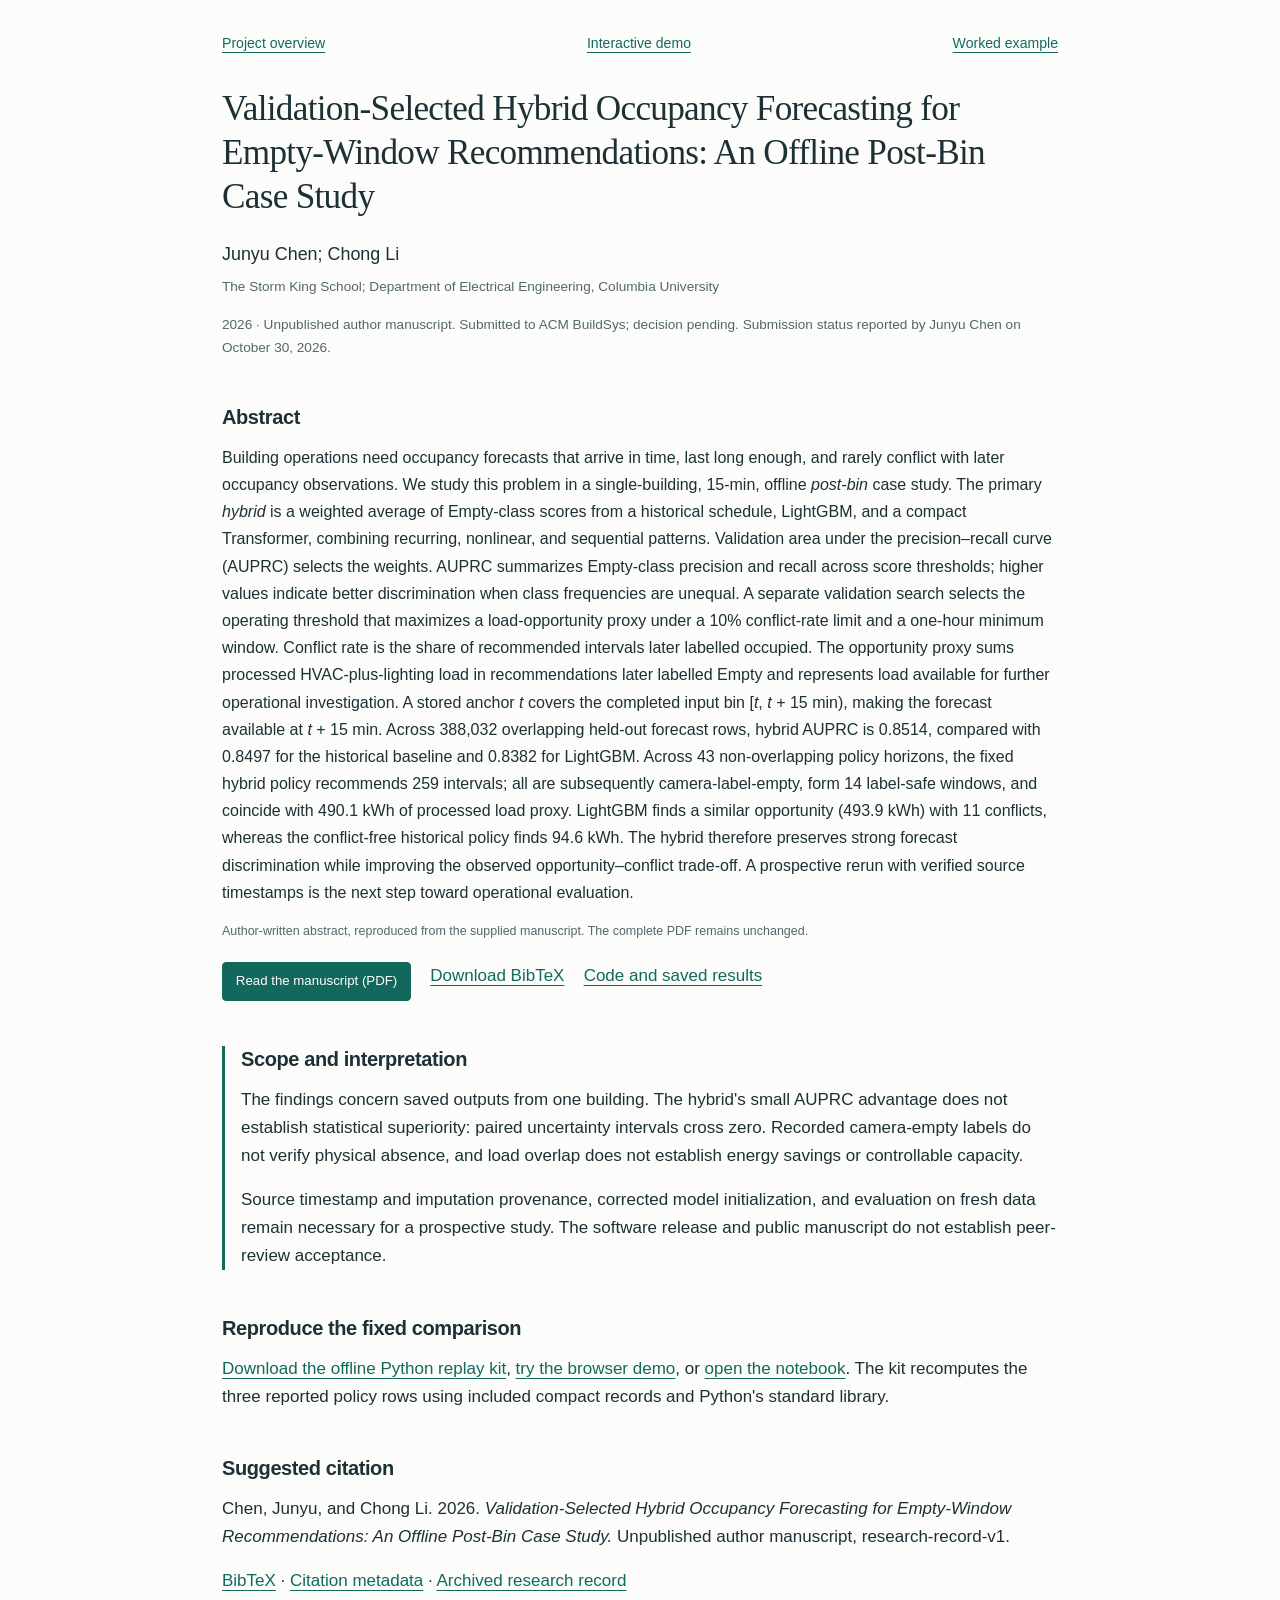
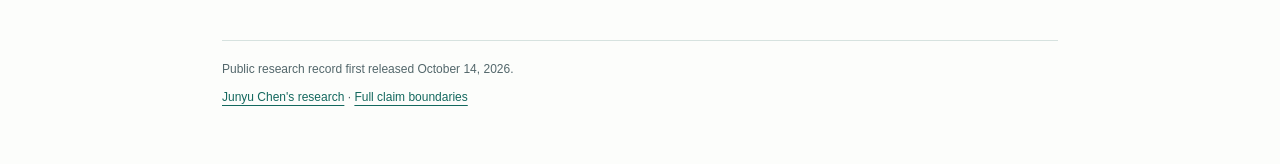
<file: docs/paper.html>
<!doctype html>
<html lang="en">
<head>
  <meta charset="utf-8">
  <meta name="viewport" content="width=device-width, initial-scale=1">
  <title>Validation-Selected Hybrid Occupancy Forecasting for Empty-Window Recommendations | Chen and Li</title>
  <meta name="description" content="Author manuscript by Junyu Chen and Chong Li. Full abstract, PDF, citation, saved-output research code and offline reproduction kit. Submitted to ACM BuildSys; decision pending.">
  <meta name="citation_title" content="Validation-Selected Hybrid Occupancy Forecasting for Empty-Window Recommendations: An Offline Post-Bin Case Study">
  <meta name="citation_author" content="Chen, Junyu">
  <meta name="citation_author" content="Li, Chong">
  <meta name="citation_publication_date" content="2026">
  <meta name="citation_online_date" content="2026/10/14">
  <meta name="citation_pdf_url" content="https://stevenchenjy.github.io/decision-aware-occupancy-forecasting/occupancy-forecasting-working-paper.pdf">
  <meta name="citation_language" content="en">
  <link rel="canonical" href="https://stevenchenjy.github.io/decision-aware-occupancy-forecasting/paper.html">
  <link rel="icon" href="./assets/favicon.svg" type="image/svg+xml">
  <link rel="stylesheet" href="./demo/style.css">
  <meta property="og:type" content="article">
  <meta property="og:title" content="Validation-Selected Hybrid Occupancy Forecasting for Empty-Window Recommendations">
  <meta property="og:description" content="An offline post-bin case study by Junyu Chen and Chong Li. Read the full abstract, manuscript and reproduction materials.">
  <meta property="og:url" content="https://stevenchenjy.github.io/decision-aware-occupancy-forecasting/paper.html">
  <meta property="og:image" content="https://stevenchenjy.github.io/decision-aware-occupancy-forecasting/assets/social-preview.png">
  <meta name="twitter:card" content="summary_large_image">
  <style>
    main { max-width:900px; }
    .top { margin-bottom:2rem; }
    h1 { font-size:clamp(1.65rem,3.2vw,2.2rem); line-height:1.25; letter-spacing:-.02em; }
    .citation_author { font-size:1.12rem; margin:.9rem 0 .4rem; }
    .paper-status,.affiliations { font-size:.85rem; color:var(--muted); }
    header { margin-bottom:1.8rem; }
    .abstract { font-size:1rem; line-height:1.7; }
    .limits { border-left:3px solid var(--teal); padding-left:1rem; }
    .resources { display:flex; flex-wrap:wrap; gap:.7rem 1.2rem; margin:1.3rem 0; }
    pre { white-space:pre-wrap; overflow-wrap:anywhere; background:var(--panel); padding:1rem; font-size:.8rem; }
  </style>
</head>
<body>
  <main>
    <nav class="top" aria-label="Research navigation"><a href="./">Project overview</a><a href="./demo/">Interactive demo</a><a href="./guide/">Worked example</a></nav>
    <header>
      <h1 class="citation_title">Validation-Selected Hybrid Occupancy Forecasting for Empty-Window Recommendations: An Offline Post-Bin Case Study</h1>
      <p class="citation_author">Junyu Chen; Chong Li</p>
      <p class="affiliations">The Storm King School; Department of Electrical Engineering, Columbia University</p>
      <p class="paper-status">2026 · Unpublished author manuscript. Submitted to ACM BuildSys; decision pending. Submission status reported by Junyu Chen on October 30, 2026.</p>
    </header>
    <section aria-labelledby="abstract-heading">
      <h2 id="abstract-heading">Abstract</h2>
      <p class="abstract">Building operations need occupancy forecasts that arrive in time, last long enough, and rarely conflict with later occupancy observations. We study this problem in a single-building, 15-min, offline <em>post-bin</em> case study. The primary <em>hybrid</em> is a weighted average of Empty-class scores from a historical schedule, LightGBM, and a compact Transformer, combining recurring, nonlinear, and sequential patterns. Validation area under the precision–recall curve (AUPRC) selects the weights. AUPRC summarizes Empty-class precision and recall across score thresholds; higher values indicate better discrimination when class frequencies are unequal. A separate validation search selects the operating threshold that maximizes a load-opportunity proxy under a 10% conflict-rate limit and a one-hour minimum window. Conflict rate is the share of recommended intervals later labelled occupied. The opportunity proxy sums processed HVAC-plus-lighting load in recommendations later labelled Empty and represents load available for further operational investigation. A stored anchor <i>t</i> covers the completed input bin [<i>t</i>, <i>t</i> + 15 min), making the forecast available at <i>t</i> + 15 min. Across 388,032 overlapping held-out forecast rows, hybrid AUPRC is 0.8514, compared with 0.8497 for the historical baseline and 0.8382 for LightGBM. Across 43 non-overlapping policy horizons, the fixed hybrid policy recommends 259 intervals; all are subsequently camera-label-empty, form 14 label-safe windows, and coincide with 490.1 kWh of processed load proxy. LightGBM finds a similar opportunity (493.9 kWh) with 11 conflicts, whereas the conflict-free historical policy finds 94.6 kWh. The hybrid therefore preserves strong forecast discrimination while improving the observed opportunity–conflict trade-off. A prospective rerun with verified source timestamps is the next step toward operational evaluation.</p>
      <p class="hint">Author-written abstract, reproduced from the supplied manuscript. The complete PDF remains unchanged.</p>
    </section>
    <div class="resources"><a class="button" href="./occupancy-forecasting-working-paper.pdf">Read the manuscript (PDF)</a><a href="./citation.bib" download>Download BibTeX</a><a href="https://github.com/stevenchenjy/decision-aware-occupancy-forecasting">Code and saved results</a></div>
    <section class="limits" aria-labelledby="scope-heading">
      <h2 id="scope-heading">Scope and interpretation</h2>
      <p>The findings concern saved outputs from one building. The hybrid's small AUPRC advantage does not establish statistical superiority: paired uncertainty intervals cross zero. Recorded camera-empty labels do not verify physical absence, and load overlap does not establish energy savings or controllable capacity.</p>
      <p>Source timestamp and imputation provenance, corrected model initialization, and evaluation on fresh data remain necessary for a prospective study. The software release and public manuscript do not establish peer-review acceptance.</p>
    </section>
    <section aria-labelledby="reproduce-heading">
      <h2 id="reproduce-heading">Reproduce the fixed comparison</h2>
      <p><a href="https://github.com/stevenchenjy/decision-aware-occupancy-forecasting/releases/tag/replay-kit-v1">Download the offline Python replay kit</a>, <a href="./demo/">try the browser demo</a>, or <a href="https://colab.research.google.com/github/stevenchenjy/decision-aware-occupancy-forecasting/blob/main/notebooks/try_the_study.ipynb">open the notebook</a>. The kit recomputes the three reported policy rows using included compact records and Python's standard library.</p>
    </section>
    <section aria-labelledby="cite-heading">
      <h2 id="cite-heading">Suggested citation</h2>
      <p>Chen, Junyu, and Chong Li. 2026. <em>Validation-Selected Hybrid Occupancy Forecasting for Empty-Window Recommendations: An Offline Post-Bin Case Study.</em> Unpublished author manuscript, research-record-v1.</p>
      <p><a href="./citation.bib" download>BibTeX</a> · <a href="https://github.com/stevenchenjy/decision-aware-occupancy-forecasting/blob/main/CITATION.cff">Citation metadata</a> · <a href="https://github.com/stevenchenjy/decision-aware-occupancy-forecasting/releases/tag/research-record-v1">Archived research record</a></p>
    </section>
    <footer><p>Public research record first released October 14, 2026.</p><p><a href="https://stevenchenjy.github.io/#research">Junyu Chen's research</a> · <a href="https://github.com/stevenchenjy/decision-aware-occupancy-forecasting/blob/main/CLAIMS_AND_LIMITATIONS.md">Full claim boundaries</a></p></footer>
  </main>
</body>
</html>
</file>
<file: docs/demo/style.css>
:root { color-scheme:light; --ink:#1c3035; --muted:#53676b; --teal:#13685e; --line:#d6e2df; --paper:#fcfdfb; --panel:#f1f6f3; --amber:#98521e; }
* { box-sizing:border-box; }
body { margin:0; color:var(--ink); background:var(--paper); font:17px/1.65 -apple-system,BlinkMacSystemFont,"Segoe UI",sans-serif; }
main { max-width:1056px; padding:2rem 2rem 3rem; margin:auto; }
a { color:var(--teal); text-underline-offset:4px; }
a:hover { text-decoration-thickness:2px; }
:focus-visible { outline:3px solid #277ba1; outline-offset:4px; }
.skip { position:absolute; top:-100px; background:white; padding:.5rem; }
.skip:focus { top:1rem; z-index:2; }
.top { display:flex; justify-content:space-between; flex-wrap:wrap; gap:.8rem; font-size:.88rem; margin-bottom:3.8rem; }
.eyebrow { font-size:.73rem; font-weight:650; letter-spacing:.13em; color:var(--teal); margin:0 0 .9rem; }
h1 { font-family:Georgia,serif; font-size:clamp(2.15rem,5vw,3.3rem); line-height:1.13; font-weight:400; letter-spacing:-.035em; margin:0 0 1.3rem; }
.intro { max-width:720px; font-size:1.12rem; line-height:1.65; margin-bottom:1.2rem; }
.byline { font-size:.88rem; color:var(--muted); margin:0; }
.byline span { display:block; }
header { margin-bottom:2.8rem; }
section { margin-top:2.8rem; }
h2 { font-size:1.25rem; line-height:1.35; letter-spacing:-.02em; margin:0 0 .8rem; }
p { margin:0 0 1rem; }
.section-top { display:flex; align-items:baseline; justify-content:space-between; gap:1rem; flex-wrap:wrap; }
.experiment { background:var(--panel); border:1px solid var(--line); border-radius:8px; padding:1.6rem; }
.help { color:var(--muted); font-size:.92rem; }
fieldset { padding:0; border:0; margin:1.5rem 0; display:grid; grid-template-columns:1fr 1.4fr 1fr; gap:1.4rem; }
label { display:block; font-size:.83rem; font-weight:600; margin-bottom:.5rem; }
select { width:100%; background:white; color:var(--ink); border:1px solid #a6bab5; border-radius:4px; padding:.65rem .6rem; font-size:.92rem; }
input[type=range] { width:100%; margin:.8rem 0 .6rem; accent-color:var(--teal); cursor:pointer; }
output { float:right; font-variant-numeric:tabular-nums; }
.hint { font-size:.78rem; color:var(--muted); line-height:1.5; }
.threshold .hint { display:block; }
button,.button { display:inline-block; background:white; color:var(--ink); border:1px solid #acbeb8; padding:.55rem .8rem; border-radius:4px; font:500 .83rem/1.5 -apple-system,BlinkMacSystemFont,"Segoe UI",sans-serif; cursor:pointer; text-decoration:none; }
button:hover,.button:hover { border-color:var(--teal); background:#e9f2ed; }
button:disabled { opacity:.55; cursor:wait; }
.policy-status { font-size:.83rem; border-top:1px solid var(--line); padding-top:1rem; color:var(--teal); min-height:3.1rem; }
.policy-status.exploratory { color:var(--amber); }
.metrics { display:grid; grid-template-columns:1fr 1fr 1.2fr; gap:1rem; padding:.35rem 0 1rem; }
.metric { padding:0 1rem 0 0; border-right:1px solid var(--line); }
.metric:last-child { border:0; padding:0; }
.metric-label { display:block; font-size:.78rem; font-weight:600; }
.metric strong { display:block; font-size:2.7rem; font-weight:500; font-variant-numeric:tabular-nums; letter-spacing:-.04em; margin:.3rem 0; line-height:1.2; }
.metric strong small { font-size:1rem; letter-spacing:0; }
.scope-note { font-size:.8rem; color:var(--muted); margin:.4rem 0 0; max-width:840px; }
.share { margin-top:1.4rem; padding-top:1rem; border-top:1px solid var(--line); }
.share-controls { display:flex; gap:.6rem; }
.share-controls input { min-width:0; flex:1; padding:.55rem; color:var(--ink); background:white; border:1px solid #a6bab5; border-radius:4px; font:.8rem/1.5 monospace; }
.share-controls button { flex-shrink:0; }
.share .hint { margin:.6rem 0 0; }
.day-heading { align-items:center; }
.day-picker { min-width:155px; }
.day-heading .eyebrow { margin-bottom:.45rem; }
.day-heading h2 { margin-bottom:1rem; }
.legend { display:flex; gap:.5rem 1.1rem; flex-wrap:wrap; font-size:.74rem; margin:1.2rem 0; }
.legend span { display:flex; align-items:center; gap:.35rem; }
.legend i { display:inline-block; width:13px; height:10px; }
.line { border-top:2px solid var(--teal); height:0!important; }
.dash { border-top:2px dashed #667b8b; height:0!important; }
.empty { background:#dce6e3; }
.recommend { background:var(--teal); }
.conflict { background:#b45d31; }
.timeline { background:white; border:1px solid var(--line); border-radius:6px; overflow:hidden; min-height:230px; }
.timeline svg { display:block; width:100%; height:auto; }
.timeline>p { padding:1rem; }
.table-scroll { overflow-x:auto; }
table { width:100%; border-collapse:collapse; font-size:.85rem; margin:1rem 0; }
caption { text-align:left; color:var(--muted); font-size:.76rem; padding-bottom:.6rem; }
th,td { text-align:right; padding:.75rem .5rem; border-bottom:1px solid var(--line); font-variant-numeric:tabular-nums; }
th:first-child,td:first-child { text-align:left; }
thead th { font-size:.76rem; font-weight:600; vertical-align:bottom; }
tbody th { font-weight:500; }
#day-table td:first-child { white-space:nowrap; }
.next { border-top:1px solid var(--line); padding-top:2rem; }
.actions { display:flex; gap:.8rem 1.1rem; flex-wrap:wrap; align-items:center; margin:1.2rem 0; }
.actions>a:not(.button) { font-size:.85rem; }
.button { background:var(--teal); color:white; border-color:var(--teal); }
.button:hover { color:var(--ink); }
details { margin-top:1rem; border-top:1px solid var(--line); padding:1rem 0; font-size:.88rem; }
summary { cursor:pointer; font-weight:600; }
details[open] summary { margin-bottom:1rem; }
#provenance { padding-left:1.2rem; font-size:.73rem; overflow-wrap:anywhere; }
footer { margin-top:2.8rem; padding-top:1.2rem; border-top:1px solid var(--line); color:var(--muted); font-size:.75rem; }
footer p { margin-bottom:.5rem; }
.sr-only { position:absolute; width:1px; height:1px; padding:0; overflow:hidden; clip:rect(0,0,0,0); white-space:nowrap; border:0; }
.error { color:#8b3b1b; padding:1rem; border:1px solid #c89065; border-radius:4px; margin-bottom:1rem; }
[hidden] { display:none!important; }
@media(max-width:700px) { main { padding:1.3rem 1.1rem 2rem; } .top { margin-bottom:2.4rem; } .desktop-break { display:none; } fieldset { grid-template-columns:1fr; gap:1rem; } .experiment { padding:1.2rem; } .metrics { grid-template-columns:1fr; gap:1rem; } .metric { border-right:0; border-bottom:1px solid var(--line); padding:0 0 1rem; } .metric strong { font-size:2.4rem; } .metric-label { font-size:.85rem; } .day-picker { width:100%; } .timeline { min-height:0; } .actions { align-items:stretch; flex-direction:column; } .actions>a,.actions>button { text-align:center; } #comparison { min-width:570px; } }
@media(prefers-reduced-motion:reduce) { * { scroll-behavior:auto!important; } }
</file>
